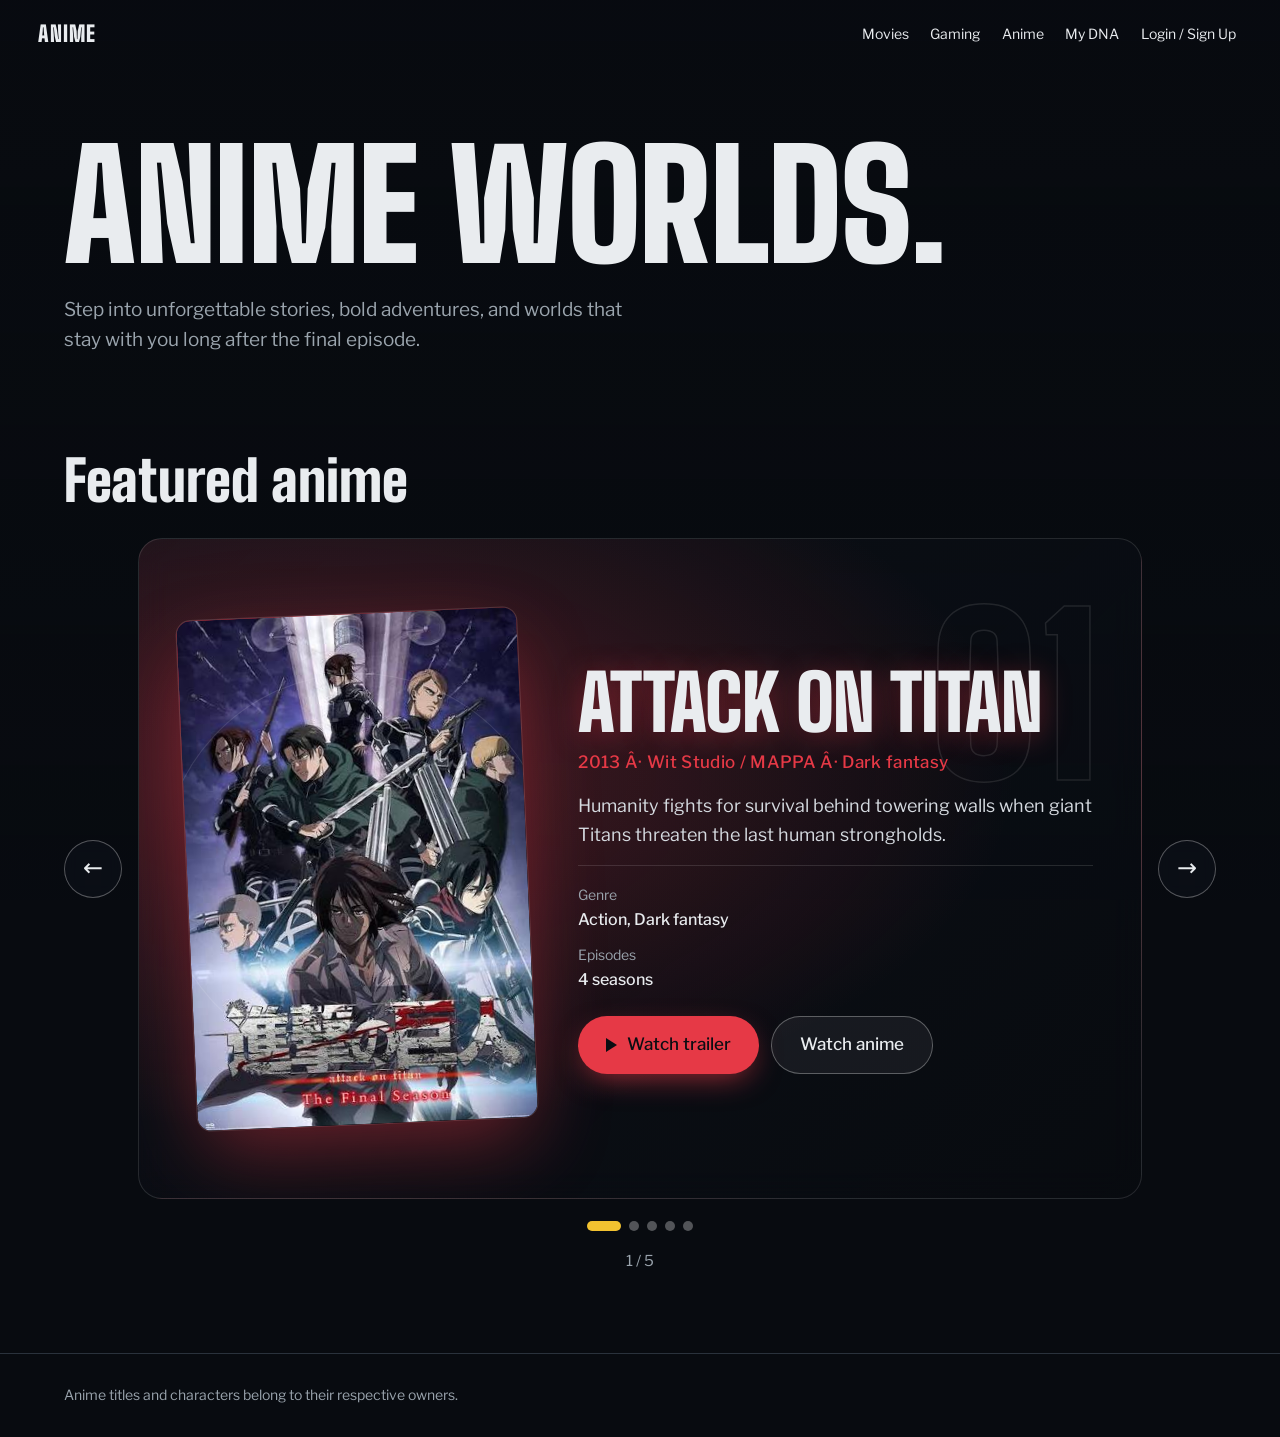
<file: movie/Anime.html>
﻿<!DOCTYPE html>
<html lang="en">
<head>
<meta charset="utf-8">
<meta name="viewport" content="width=device-width, initial-scale=1, viewport-fit=cover">
<title>Anime</title>
<link rel="stylesheet" href="https://fonts.googleapis.com/css2?family=Big+Shoulders+Display:wght@700;900&family=Libre+Franklin:wght@400;500&display=swap">
<style>
:root{--bg:#080b10;--ink:#e9ecef;--mute:#9aa4ad;--sig:#f2c230;--line:#2a323c;box-sizing:border-box;padding-top:env(safe-area-inset-top,0px);padding-bottom:env(safe-area-inset-bottom,0px)}html{scroll-padding-top:env(safe-area-inset-top,0px);scroll-behavior:smooth}*{box-sizing:border-box}body{margin:0;background:var(--bg);color:var(--ink);font:400 17px/1.6 "Libre Franklin",system-ui,sans-serif}#bg{position:fixed;inset:0;width:100%;height:100%;object-fit:cover;z-index:-2}.veil{position:fixed;inset:0;z-index:-1;background:linear-gradient(180deg,rgba(8,11,16,.55),rgba(8,11,16,.82) 70%,rgba(8,11,16,.94))}header{display:flex;justify-content:space-between;align-items:center;flex-wrap:wrap;gap:10px;padding:20px clamp(20px,5vw,64px)}header b{font:900 22px "Big Shoulders Display",sans-serif;letter-spacing:.04em}nav{display:flex;flex-wrap:wrap;gap:6px 22px}nav a{color:var(--ink);text-decoration:none;font-size:15px}nav a:hover,nav a:focus-visible{color:var(--sig);outline:none}.hero{min-height:40vh;display:flex;flex-direction:column;justify-content:center;padding:30px clamp(20px,5vw,64px)}.hero h1{font:900 clamp(56px,13vw,150px)/.88 "Big Shoulders Display",sans-serif;margin:0;letter-spacing:-.01em;text-transform:uppercase;animation:rise 1.2s cubic-bezier(.2,.7,.2,1) both}.hero p{max-width:46ch;color:var(--mute);font-size:19px;margin:24px 0 0;animation:rise 1.2s .25s cubic-bezier(.2,.7,.2,1) both}@keyframes rise{from{opacity:0;transform:translateY(30px)}to{opacity:1;transform:none}}main{padding:20px clamp(20px,5vw,64px) 80px;min-height:calc(60vh - 100px);display:flex;flex-direction:column;justify-content:center}h2{font:900 clamp(34px,5vw,56px) "Big Shoulders Display",sans-serif;margin:0 0 24px}.car{display:grid;grid-template-columns:auto minmax(0,1fr) auto;gap:16px;align-items:center}.track{display:flex;overflow-x:auto;scroll-snap-type:x mandatory;scrollbar-width:none;gap:24px;outline:none}.track::-webkit-scrollbar{display:none}.track:focus-visible{outline:2px solid var(--sig);outline-offset:6px}.slide{--a:#f2c230;position:relative;overflow:hidden;flex:0 0 100%;scroll-snap-align:start;display:grid;grid-template-columns:minmax(220px,340px) 1fr;gap:clamp(20px,4vw,56px);align-items:center;border-radius:24px;border:1px solid rgba(255,255,255,.12);background:radial-gradient(ellipse at 18% 35%,color-mix(in srgb,var(--a) 30%,transparent),transparent 60%),linear-gradient(135deg,rgba(14,18,26,.78),rgba(8,11,16,.7));backdrop-filter:blur(16px);padding:clamp(20px,4vw,48px);opacity:.35;transform:scale(.96);transition:opacity .5s,transform .5s}.slide.on{opacity:1;transform:none}.art{aspect-ratio:2/3;display:grid;place-items:center;position:relative;overflow:hidden;border-radius:14px;background:linear-gradient(145deg,var(--a),#080b10 75%);box-shadow:0 30px 80px -10px color-mix(in srgb,var(--a) 45%,transparent),0 0 0 1px rgba(255,255,255,.15);transform:rotate(-2.5deg);transition:transform .5s}.slide.on:hover .art{transform:rotate(0) scale(1.02)}.art::before,.art::after{content:"";position:absolute;border:1px solid rgba(255,255,255,.22);border-radius:50%;width:75%;aspect-ratio:1}.art::after{width:115%;border-color:rgba(255,255,255,.11)}.art span{position:relative;z-index:1;font:900 clamp(25px,4vw,44px)/.95 "Big Shoulders Display",sans-serif;text-align:center;text-transform:uppercase;text-shadow:0 4px 20px #000;max-width:90%;padding:12px}.info{position:relative;z-index:1}.info::before{content:attr(data-index);position:absolute;right:-6px;top:-.35em;z-index:-1;font:900 clamp(100px,17vw,240px)/1 "Big Shoulders Display",sans-serif;color:transparent;-webkit-text-stroke:1.5px rgba(255,255,255,.1);pointer-events:none}.info h3{font:900 clamp(40px,6vw,84px)/1 "Big Shoulders Display",sans-serif;margin:0 0 8px;text-transform:uppercase;letter-spacing:-.01em;text-shadow:0 4px 30px color-mix(in srgb,var(--a) 40%,transparent)}.info .meta{color:var(--a);font-weight:500;letter-spacing:.02em}.info p{color:#d5dae0;font-size:18px;max-width:56ch;margin:16px 0}.info dl{display:grid;gap:12px;margin:0 0 24px;padding-top:18px;border-top:1px solid rgba(255,255,255,.12)}.info dt{color:var(--mute);font-size:14px}.info dd{margin:0;font-size:16px;font-weight:500}.acts{display:flex;gap:12px;flex-wrap:wrap}.btn{border-radius:999px;background:var(--a);color:#0b0d12;padding:14px 28px;font-weight:500;display:inline-flex;align-items:center;gap:10px;box-shadow:0 10px 30px -8px color-mix(in srgb,var(--a) 70%,transparent);transition:transform .2s;text-decoration:none}.btn::before{content:"";border-left:11px solid currentColor;border-top:7px solid transparent;border-bottom:7px solid transparent}.btn:hover{transform:translateY(-2px)}.btn.ghost{background:rgba(255,255,255,.06);color:var(--ink);border:1px solid rgba(255,255,255,.3);box-shadow:none}.btn.ghost::before{display:none}.btn.ghost:hover{background:rgba(255,255,255,.14);border-color:#fff}.nb{all:unset;cursor:pointer;border-radius:50%;width:56px;height:56px;border:1px solid rgba(255,255,255,.3);display:grid;place-items:center;font-size:24px;background:rgba(14,18,26,.6);backdrop-filter:blur(8px);transition:background .2s,transform .2s}.nb:hover{background:var(--sig);color:#0b0d12;border-color:var(--sig);transform:scale(1.08)}.nb:focus-visible,.btn:focus-visible,.dots button:focus-visible{outline:2px solid #fff;outline-offset:3px}.dots{display:flex;justify-content:center;gap:8px;margin-top:22px}.dots button{all:unset;cursor:pointer;width:10px;height:10px;border-radius:999px;background:rgba(255,255,255,.3);transition:width .3s,background .3s}.dots button.on{width:34px;background:var(--sig)}.cnt{text-align:center;color:var(--mute);font-size:15px;margin-top:18px}footer{padding:30px clamp(20px,5vw,64px);color:var(--mute);font-size:14px;border-top:1px solid var(--line)}@media(max-width:700px){.slide{grid-template-columns:1fr}.art{max-width:260px;width:100%;margin:0 auto}.car{display:block;position:relative}.nb{position:absolute;top:135px;z-index:2;width:42px;height:42px;font-size:20px}.prev{left:6px}.next{right:6px}.hero{min-height:34vh}.info::before{top:-.1em}}@media(prefers-reduced-motion:reduce){*{animation:none!important;transition:none!important}html{scroll-behavior:auto}}
header{position:sticky;top:0;z-index:10;background:transparent;backdrop-filter:none}header{display:flex!important;flex-wrap:nowrap!important;justify-content:space-between;align-items:center;gap:16px;min-width:0}header>b{flex:0 0 auto;white-space:nowrap;font-size:22px!important}nav{display:flex!important;flex:0 1 auto;flex-wrap:nowrap!important;justify-content:flex-end;align-items:center;gap:8px!important;width:auto!important;min-width:0;overflow-x:auto;scrollbar-width:none}nav::-webkit-scrollbar{display:none}nav a{flex:0 0 auto!important;min-width:0!important;margin:0!important;padding:4px 6px!important;text-align:center!important;font-size:14px!important;line-height:1.4!important;white-space:nowrap!important}@media(max-width:760px){header{flex-direction:row!important;align-items:center!important}}</style>
<link rel="stylesheet" href="images.css"><link rel="stylesheet" href="navbar.css"></head>
<body>
<video id="bg" autoplay muted loop playsinline src="images/ANDRESSAN956_ssspin.io_1791721632.mp4"></video><div class="veil"></div>
<header><b>ANIME</b><nav aria-label="Main navigation"><a href="Movies (1).html">Movies</a><a href="Gaming.html">Gaming</a><a href="Anime.html">Anime</a><a href="My DNA.html">My DNA</a><a href="Login.html">Login / Sign Up</a></nav></header>
<section class="hero"><h1>Anime worlds.</h1><p>Step into unforgettable stories, bold adventures, and worlds that stay with you long after the final episode.</p></section>
<main id="anime"><h2>Featured anime</h2><div class="car"><button class="nb prev" id="prev" aria-label="Previous anime">&#8592;</button><div class="track" id="track" tabindex="0" aria-label="Featured anime carousel">
<article class="slide on" style="--a:#e63946" aria-roledescription="slide" aria-label="1 of 5"><div class="art"><span>Attack on<br>Titan</span></div><div class="info" data-index="01"><h3>Attack on Titan</h3><div class="meta">2013 Â· Wit Studio / MAPPA Â· Dark fantasy</div><p>Humanity fights for survival behind towering walls when giant Titans threaten the last human strongholds.</p><dl><div><dt>Genre</dt><dd>Action, Dark fantasy</dd></div><div><dt>Episodes</dt><dd>4 seasons</dd></div></dl><div class="acts"><a class="btn" target="_blank" rel="noopener" href="https://www.youtube.com/results?search_query=Attack+on+Titan+official+trailer">Watch trailer</a><a class="btn ghost" target="_blank" rel="noopener" href="https://www.crunchyroll.com/series/GR751KNZY/attack-on-titan">Watch anime</a></div></div></article>
<article class="slide" style="--a:#f0a52b" aria-roledescription="slide" aria-label="2 of 5"><div class="art"><span>One<br>Piece</span></div><div class="info" data-index="02"><h3>One Piece</h3><div class="meta">1999 Â· Toei Animation Â· Adventure</div><p>Monkey D. Luffy and his crew sail the Grand Line in search of the legendary treasure known as One Piece.</p><dl><div><dt>Genre</dt><dd>Adventure, Comedy</dd></div><div><dt>Episodes</dt><dd>Ongoing series</dd></div></dl><div class="acts"><a class="btn" target="_blank" rel="noopener" href="https://www.youtube.com/results?search_query=One+Piece+official+trailer">Watch trailer</a><a class="btn ghost" target="_blank" rel="noopener" href="https://www.crunchyroll.com/series/GRMG8ZQZR/one-piece">Watch anime</a></div></div></article>
<article class="slide" style="--a:#4c83d8" aria-roledescription="slide" aria-label="3 of 5"><div class="art"><span>Demon<br>Slayer</span></div><div class="info" data-index="03"><h3>Demon Slayer</h3><div class="meta">2019 Â· Ufotable Â· Action fantasy</div><p>Tanjiro joins the Demon Slayer Corps and searches for a way to turn his sister back into a human.</p><dl><div><dt>Genre</dt><dd>Action, Supernatural</dd></div><div><dt>Episodes</dt><dd>Multiple seasons</dd></div></dl><div class="acts"><a class="btn" target="_blank" rel="noopener" href="https://www.youtube.com/results?search_query=Demon+Slayer+official+trailer">Watch trailer</a><a class="btn ghost" target="_blank" rel="noopener" href="https://www.crunchyroll.com/series/GY5P48XEY/demon-slayer-kimetsu-no-yaiba">Watch anime</a></div></div></article>
<article class="slide" style="--a:#a46bd4" aria-roledescription="slide" aria-label="4 of 5"><div class="art"><span>Jujutsu<br>Kaisen</span></div><div class="info" data-index="04"><h3>Jujutsu Kaisen</h3><div class="meta">2020 Â· MAPPA Â· Supernatural action</div><p>Yuji Itadori enters a hidden world of sorcerers and curses after swallowing a powerful cursed object.</p><dl><div><dt>Genre</dt><dd>Action, Supernatural</dd></div><div><dt>Episodes</dt><dd>Multiple seasons</dd></div></dl><div class="acts"><a class="btn" target="_blank" rel="noopener" href="https://www.youtube.com/results?search_query=Jujutsu+Kaisen+official+trailer">Watch trailer</a><a class="btn ghost" target="_blank" rel="noopener" href="https://www.crunchyroll.com/series/GRDV0019R/jujutsu-kaisen">Watch anime</a></div></div></article>
<article class="slide" style="--a:#49a58c" aria-roledescription="slide" aria-label="5 of 5"><div class="art"><span>Fullmetal<br>Alchemist</span></div><div class="info" data-index="05"><h3>Fullmetal Alchemist: Brotherhood</h3><div class="meta">2009 Â· Bones Â· Fantasy adventure</div><p>Brothers Edward and Alphonse Elric search for the Philosopher's Stone after alchemy costs them dearly.</p><dl><div><dt>Genre</dt><dd>Adventure, Fantasy</dd></div><div><dt>Episodes</dt><dd>64 episodes</dd></div></dl><div class="acts"><a class="btn" target="_blank" rel="noopener" href="https://www.youtube.com/results?search_query=Fullmetal+Alchemist+Brotherhood+official+trailer">Watch trailer</a><a class="btn ghost" target="_blank" rel="noopener" href="https://www.crunchyroll.com/series/GRGGPG93R/fullmetal-alchemist-brotherhood">Watch anime</a></div></div></article>
</div><button class="nb next" id="next" aria-label="Next anime">&#8594;</button></div><div class="dots" id="dots"></div><div class="cnt" id="count" aria-live="polite">1 / 5</div></main>
<footer>Anime titles and characters belong to their respective owners.</footer>
<script>
var N=5,t=document.getElementById('track'),pv=document.getElementById('prev'),nx=document.getElementById('next'),ct=document.getElementById('count'),dt=document.getElementById('dots'),sl=t.children,ds=[];
for(var k=0;k<N;k++)(function(k){var b=document.createElement('button');b.setAttribute('aria-label','Go to anime '+(k+1));b.onclick=function(){to(k)};dt.appendChild(b);ds.push(b)})(k);
function idx(){return Math.round(t.scrollLeft/(t.clientWidth+24))}function to(i){t.scrollTo({left:i*(t.clientWidth+24),behavior:'smooth'})}function upd(){var i=idx();ct.textContent=(i+1)+' / '+N;for(var k=0;k<N;k++){sl[k].classList.toggle('on',k==i);ds[k].classList.toggle('on',k==i)}}function go(d){to((idx()+d+N)%N)}
pv.onclick=function(){go(-1)};nx.onclick=function(){go(1)};t.addEventListener('scroll',upd);t.addEventListener('keydown',function(e){if(e.key==='ArrowRight'){go(1);e.preventDefault()}if(e.key==='ArrowLeft'){go(-1);e.preventDefault()}});window.addEventListener('resize',function(){to(idx())});upd();
</script>
<script src="images.js"></script><script src="account-nav.js"></script></body>
</html>
</file>
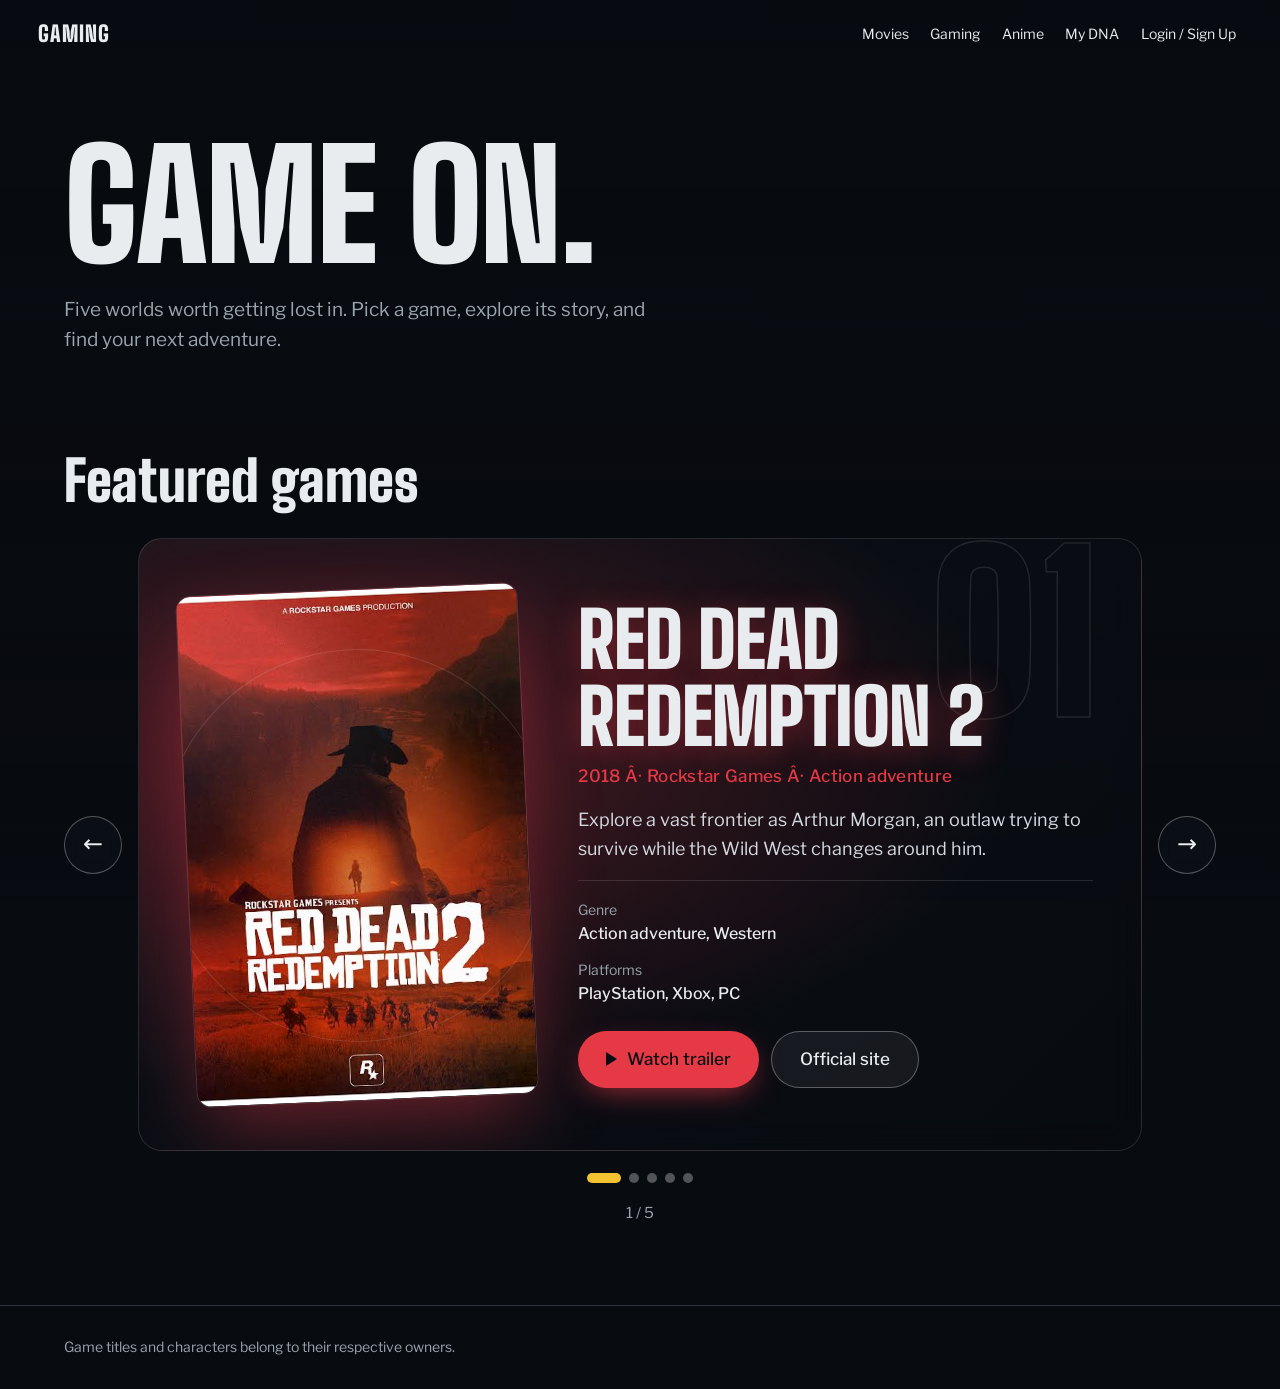
<file: movie/Gaming.html>
﻿<!DOCTYPE html>
<html lang="en">
<head>
<meta charset="utf-8">
<meta name="viewport" content="width=device-width, initial-scale=1, viewport-fit=cover">
<title>Gaming</title>
<link rel="stylesheet" href="https://fonts.googleapis.com/css2?family=Big+Shoulders+Display:wght@700;900&family=Libre+Franklin:wght@400;500&display=swap">
<style>
:root{--bg:#080b10;--ink:#e9ecef;--mute:#9aa4ad;--sig:#f2c230;--line:#2a323c;box-sizing:border-box;padding-top:env(safe-area-inset-top,0px);padding-bottom:env(safe-area-inset-bottom,0px)}
html{scroll-padding-top:env(safe-area-inset-top,0px);scroll-behavior:smooth}*{box-sizing:border-box}
body{margin:0;background:var(--bg);color:var(--ink);font:400 17px/1.6 "Libre Franklin",system-ui,sans-serif}
#bg{position:fixed;inset:0;width:100%;height:100%;object-fit:cover;z-index:-2}.veil{position:fixed;inset:0;z-index:-1;background:linear-gradient(180deg,rgba(8,11,16,.55),rgba(8,11,16,.82) 70%,rgba(8,11,16,.94))}
header{display:flex;justify-content:space-between;align-items:center;flex-wrap:wrap;gap:10px;padding:20px clamp(20px,5vw,64px)}header b{font:900 22px "Big Shoulders Display",sans-serif;letter-spacing:.04em}
nav{display:flex;flex-wrap:wrap;gap:6px 22px}nav a{color:var(--ink);text-decoration:none;font-size:15px}nav a:hover,nav a:focus-visible{color:var(--sig);outline:none}
.hero{min-height:40vh;display:flex;flex-direction:column;justify-content:center;padding:30px clamp(20px,5vw,64px)}.hero h1{font:900 clamp(56px,13vw,150px)/.88 "Big Shoulders Display",sans-serif;margin:0;letter-spacing:-.01em;text-transform:uppercase;animation:rise 1.2s cubic-bezier(.2,.7,.2,1) both}.hero p{max-width:46ch;color:var(--mute);font-size:19px;margin:24px 0 0;animation:rise 1.2s .25s cubic-bezier(.2,.7,.2,1) both}
@keyframes rise{from{opacity:0;transform:translateY(30px)}to{opacity:1;transform:none}}
main{padding:20px clamp(20px,5vw,64px) 80px;min-height:calc(60vh - 100px);display:flex;flex-direction:column;justify-content:center}h2{font:900 clamp(34px,5vw,56px) "Big Shoulders Display",sans-serif;margin:0 0 24px}
.car{display:grid;grid-template-columns:auto minmax(0,1fr) auto;gap:16px;align-items:center}.track{display:flex;overflow-x:auto;scroll-snap-type:x mandatory;scrollbar-width:none;gap:24px;outline:none}.track::-webkit-scrollbar{display:none}.track:focus-visible{outline:2px solid var(--sig);outline-offset:6px}
.slide{--a:#f2c230;position:relative;overflow:hidden;flex:0 0 100%;scroll-snap-align:start;display:grid;grid-template-columns:minmax(220px,340px) 1fr;gap:clamp(20px,4vw,56px);align-items:center;border-radius:24px;border:1px solid rgba(255,255,255,.12);background:radial-gradient(ellipse at 18% 35%,color-mix(in srgb,var(--a) 30%,transparent),transparent 60%),linear-gradient(135deg,rgba(14,18,26,.78),rgba(8,11,16,.7));backdrop-filter:blur(16px);padding:clamp(20px,4vw,48px);opacity:.35;transform:scale(.96);transition:opacity .5s,transform .5s}.slide.on{opacity:1;transform:none}
.art{aspect-ratio:2/3;display:grid;place-items:center;position:relative;overflow:hidden;border-radius:14px;background:linear-gradient(145deg,var(--a),#080b10 75%);box-shadow:0 30px 80px -10px color-mix(in srgb,var(--a) 45%,transparent),0 0 0 1px rgba(255,255,255,.15);transform:rotate(-2.5deg);transition:transform .5s}.slide.on:hover .art{transform:rotate(0) scale(1.02)}.art::before,.art::after{content:"";position:absolute;border:1px solid rgba(255,255,255,.22);border-radius:50%;width:75%;aspect-ratio:1}.art::after{width:115%;border-color:rgba(255,255,255,.11)}.art span{position:relative;z-index:1;font:900 clamp(25px,4vw,44px)/.95 "Big Shoulders Display",sans-serif;text-align:center;text-transform:uppercase;text-shadow:0 4px 20px #000;max-width:90%;padding:12px}
.info{position:relative;z-index:1}.info::before{content:attr(data-index);position:absolute;right:-6px;top:-.35em;z-index:-1;font:900 clamp(100px,17vw,240px)/1 "Big Shoulders Display",sans-serif;color:transparent;-webkit-text-stroke:1.5px rgba(255,255,255,.1);pointer-events:none}.info h3{font:900 clamp(40px,6vw,84px)/1 "Big Shoulders Display",sans-serif;margin:0 0 8px;text-transform:uppercase;letter-spacing:-.01em;text-shadow:0 4px 30px color-mix(in srgb,var(--a) 40%,transparent)}.info .meta{color:var(--a);font-weight:500;letter-spacing:.02em}.info p{color:#d5dae0;font-size:18px;max-width:56ch;margin:16px 0}.info dl{display:grid;gap:12px;margin:0 0 24px;padding-top:18px;border-top:1px solid rgba(255,255,255,.12)}.info dt{color:var(--mute);font-size:14px}.info dd{margin:0;font-size:16px;font-weight:500}
.acts{display:flex;gap:12px;flex-wrap:wrap}.btn{border-radius:999px;background:var(--a);color:#0b0d12;padding:14px 28px;font-weight:500;display:inline-flex;align-items:center;gap:10px;box-shadow:0 10px 30px -8px color-mix(in srgb,var(--a) 70%,transparent);transition:transform .2s;text-decoration:none}.btn::before{content:"";border-left:11px solid currentColor;border-top:7px solid transparent;border-bottom:7px solid transparent}.btn:hover{transform:translateY(-2px)}.btn.ghost{background:rgba(255,255,255,.06);color:var(--ink);border:1px solid rgba(255,255,255,.3);box-shadow:none}.btn.ghost::before{display:none}.btn.ghost:hover{background:rgba(255,255,255,.14);border-color:#fff}
.nb{all:unset;cursor:pointer;border-radius:50%;width:56px;height:56px;border:1px solid rgba(255,255,255,.3);display:grid;place-items:center;font-size:24px;background:rgba(14,18,26,.6);backdrop-filter:blur(8px);transition:background .2s,transform .2s}.nb:hover{background:var(--sig);color:#0b0d12;border-color:var(--sig);transform:scale(1.08)}.nb:focus-visible,.btn:focus-visible,.dots button:focus-visible{outline:2px solid #fff;outline-offset:3px}.dots{display:flex;justify-content:center;gap:8px;margin-top:22px}.dots button{all:unset;cursor:pointer;width:10px;height:10px;border-radius:999px;background:rgba(255,255,255,.3);transition:width .3s,background .3s}.dots button.on{width:34px;background:var(--sig)}.cnt{text-align:center;color:var(--mute);font-size:15px;margin-top:18px}footer{padding:30px clamp(20px,5vw,64px);color:var(--mute);font-size:14px;border-top:1px solid var(--line)}
@media(max-width:700px){.slide{grid-template-columns:1fr}.art{max-width:260px;width:100%;margin:0 auto}.car{display:block;position:relative}.nb{position:absolute;top:135px;z-index:2;width:42px;height:42px;font-size:20px}.prev{left:6px}.next{right:6px}.hero{min-height:34vh}.info::before{top:-.1em}}
@media(prefers-reduced-motion:reduce){*{animation:none!important;transition:none!important}html{scroll-behavior:auto}}
header{position:sticky;top:0;z-index:10;background:transparent;backdrop-filter:none}nav{display:flex;justify-content:flex-end;gap:6px 12px;width:min(450px,75vw)}nav a{margin:0!important;min-width:84px;text-align:center}@media(max-width:600px){nav{width:auto;gap:4px}nav a{min-width:0;padding:4px}}header{display:flex!important;flex-wrap:nowrap!important;justify-content:space-between;align-items:center;gap:16px;min-width:0}header>b{flex:0 0 auto;white-space:nowrap;font-size:22px!important}nav{display:flex!important;flex:0 1 auto;flex-wrap:nowrap!important;justify-content:flex-end;align-items:center;gap:8px!important;width:auto!important;min-width:0;overflow-x:auto;scrollbar-width:none}nav::-webkit-scrollbar{display:none}nav a{flex:0 0 auto!important;min-width:0!important;margin:0!important;padding:4px 6px!important;text-align:center!important;font-size:14px!important;line-height:1.4!important;white-space:nowrap!important}@media(max-width:760px){header{flex-direction:row!important;align-items:center!important}}</style>
<link rel="stylesheet" href="images.css"><link rel="stylesheet" href="navbar.css"></head>
<body>
<video id="bg" autoplay muted loop playsinline src="images/ANDRESSAN956_ssspin.io_1791721632.mp4"></video><div class="veil"></div>
<header><b>GAMING</b><nav aria-label="Main navigation"><a href="Movies (1).html">Movies</a><a href="Gaming.html">Gaming</a><a href="Anime.html">Anime</a><a href="My DNA.html">My DNA</a><a href="Login.html">Login / Sign Up</a></nav></header>
<section class="hero"><h1>Game on.</h1><p>Five worlds worth getting lost in. Pick a game, explore its story, and find your next adventure.</p></section>
<main id="games"><h2>Featured games</h2><div class="car"><button class="nb prev" id="prev" aria-label="Previous game">&#8592;</button><div class="track" id="track" tabindex="0" aria-label="Featured games carousel">
<article class="slide on" style="--a:#e63946" aria-roledescription="slide" aria-label="1 of 5"><div class="art"><span>Red Dead<br>Redemption 2</span></div><div class="info" data-index="01"><h3>Red Dead Redemption 2</h3><div class="meta">2018 Â· Rockstar Games Â· Action adventure</div><p>Explore a vast frontier as Arthur Morgan, an outlaw trying to survive while the Wild West changes around him.</p><dl><div><dt>Genre</dt><dd>Action adventure, Western</dd></div><div><dt>Platforms</dt><dd>PlayStation, Xbox, PC</dd></div></dl><div class="acts"><a class="btn" target="_blank" rel="noopener" href="https://www.youtube.com/results?search_query=Red+Dead+Redemption+2+official+trailer">Watch trailer</a><a class="btn ghost" target="_blank" rel="noopener" href="https://www.rockstargames.com/reddeadredemption2">Official site</a></div></div></article>
<article class="slide" style="--a:#5c7cfa" aria-roledescription="slide" aria-label="2 of 5"><div class="art"><span>The<br>Witcher 3</span></div><div class="info" data-index="02"><h3>The Witcher 3: Wild Hunt</h3><div class="meta">2015 Â· CD Projekt Red Â· Role-playing</div><p>Track down Ciri across a richly detailed fantasy world filled with monsters, difficult choices, and unforgettable characters.</p><dl><div><dt>Genre</dt><dd>Fantasy, Open-world RPG</dd></div><div><dt>Platforms</dt><dd>PlayStation, Xbox, Switch, PC</dd></div></dl><div class="acts"><a class="btn" target="_blank" rel="noopener" href="https://www.youtube.com/results?search_query=The+Witcher+3+official+trailer">Watch trailer</a><a class="btn ghost" target="_blank" rel="noopener" href="https://www.thewitcher.com/us/en/witcher3">Official site</a></div></div></article>
<article class="slide" style="--a:#e34b32" aria-roledescription="slide" aria-label="3 of 5"><div class="art"><span>Elden<br>Ring</span></div><div class="info" data-index="03"><h3>Elden Ring</h3><div class="meta">2022 Â· FromSoftware Â· Action RPG</div><p>Become a Tarnished and uncover the mysteries of the Lands Between in a challenging open-world fantasy adventure.</p><dl><div><dt>Genre</dt><dd>Action RPG, Dark fantasy</dd></div><div><dt>Platforms</dt><dd>PlayStation, Xbox, PC</dd></div></dl><div class="acts"><a class="btn" target="_blank" rel="noopener" href="https://www.youtube.com/results?search_query=Elden+Ring+official+trailer">Watch trailer</a><a class="btn ghost" target="_blank" rel="noopener" href="https://www.bandainamcoent.com/games/elden-ring">Official site</a></div></div></article>
<article class="slide" style="--a:#f7a928" aria-roledescription="slide" aria-label="4 of 5"><div class="art"><span>Minecraft</span></div><div class="info" data-index="04"><h3>Minecraft</h3><div class="meta">2011 Â· Mojang Studios Â· Sandbox</div><p>Build anything you can imagine, gather resources, and set off on your own adventure in a world made of blocks.</p><dl><div><dt>Genre</dt><dd>Sandbox, Survival</dd></div><div><dt>Platforms</dt><dd>Console, mobile, PC</dd></div></dl><div class="acts"><a class="btn" target="_blank" rel="noopener" href="https://www.youtube.com/results?search_query=Minecraft+official+trailer">Watch trailer</a><a class="btn ghost" target="_blank" rel="noopener" href="https://www.minecraft.net/">Official site</a></div></div></article>
<article class="slide" style="--a:#00a8a8" aria-roledescription="slide" aria-label="5 of 5"><div class="art"><span>Cyberpunk<br>2077</span></div><div class="info" data-index="05"><h3>Cyberpunk 2077</h3><div class="meta">2020 Â· CD Projekt Red Â· Action RPG</div><p>Make your name in Night City as V, a mercenary chasing an implant that holds the key to immortality.</p><dl><div><dt>Genre</dt><dd>Science fiction, Open-world RPG</dd></div><div><dt>Platforms</dt><dd>PlayStation, Xbox, PC</dd></div></dl><div class="acts"><a class="btn" target="_blank" rel="noopener" href="https://www.youtube.com/results?search_query=Cyberpunk+2077+official+trailer">Watch trailer</a><a class="btn ghost" target="_blank" rel="noopener" href="https://www.cyberpunk.net/">Official site</a></div></div></article>
</div><button class="nb next" id="next" aria-label="Next game">&#8594;</button></div><div class="dots" id="dots"></div><div class="cnt" id="count" aria-live="polite">1 / 5</div></main>
<footer>Game titles and characters belong to their respective owners.</footer>
<script>
var N=5,t=document.getElementById('track'),pv=document.getElementById('prev'),nx=document.getElementById('next'),ct=document.getElementById('count'),dt=document.getElementById('dots'),sl=t.children,ds=[];
for(var k=0;k<N;k++)(function(k){var b=document.createElement('button');b.setAttribute('aria-label','Go to game '+(k+1));b.onclick=function(){to(k)};dt.appendChild(b);ds.push(b)})(k);
function idx(){return Math.round(t.scrollLeft/(t.clientWidth+24))}function to(i){t.scrollTo({left:i*(t.clientWidth+24),behavior:'smooth'})}function upd(){var i=idx();ct.textContent=(i+1)+' / '+N;for(var k=0;k<N;k++){sl[k].classList.toggle('on',k==i);ds[k].classList.toggle('on',k==i)}}function go(d){to((idx()+d+N)%N)}
pv.onclick=function(){go(-1)};nx.onclick=function(){go(1)};t.addEventListener('scroll',upd);t.addEventListener('keydown',function(e){if(e.key==='ArrowRight'){go(1);e.preventDefault()}if(e.key==='ArrowLeft'){go(-1);e.preventDefault()}});window.addEventListener('resize',function(){to(idx())});upd();
</script>
<script src="images.js"></script><script src="account-nav.js"></script></body>
</html>
</file>
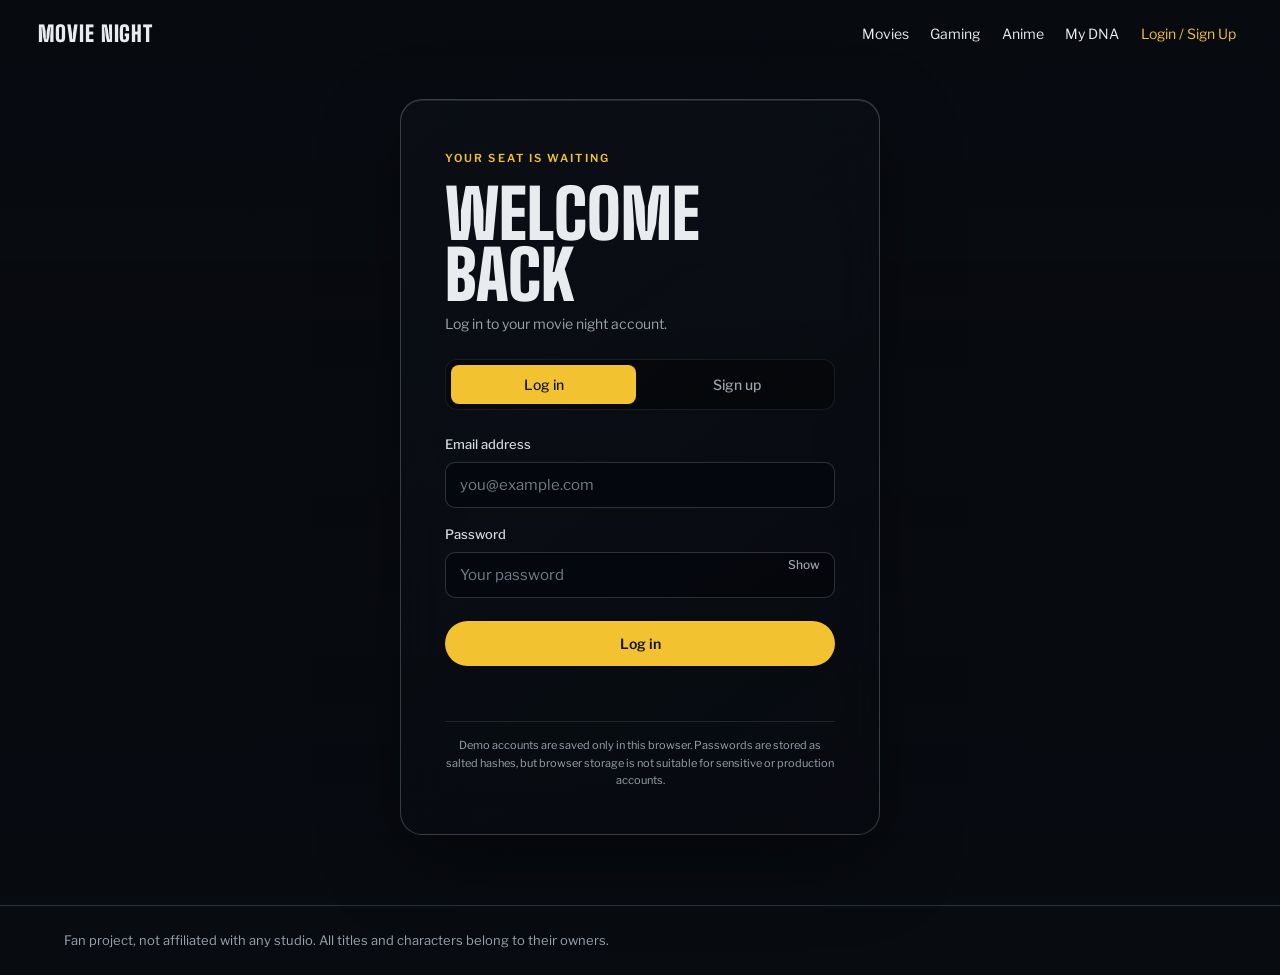
<file: movie/Login.html>
﻿<!DOCTYPE html>
<html lang="en">
<head>
<meta charset="utf-8">
<meta name="viewport" content="width=device-width, initial-scale=1, viewport-fit=cover">
<meta name="theme-color" content="#080b10">
<title>Login / Sign Up</title>
<link rel="stylesheet" href="https://fonts.googleapis.com/css2?family=Big+Shoulders+Display:wght@700;900&family=Libre+Franklin:wght@400;500;600&display=swap">
<style>
:root{--bg:#080b10;--ink:#e9ecef;--mute:#9aa4ad;--sig:#f2c230;--line:#2a323c;box-sizing:border-box;padding-top:env(safe-area-inset-top,0px);padding-bottom:env(safe-area-inset-bottom,0px)}
*{box-sizing:border-box}
html{scroll-behavior:smooth}
body{margin:0;min-height:100vh;background:var(--bg);color:var(--ink);font:400 16px/1.6 "Libre Franklin",system-ui,sans-serif}
#bg{position:fixed;inset:0;width:100%;height:100%;object-fit:cover;z-index:-2}
.veil{position:fixed;inset:0;z-index:-1;background:linear-gradient(180deg,rgba(8,11,16,.63),rgba(8,11,16,.83) 58%,rgba(8,11,16,.97))}
header{display:flex;justify-content:space-between;align-items:center;gap:18px;padding:20px clamp(20px,5vw,64px)}
header b{font:900 22px "Big Shoulders Display",sans-serif;letter-spacing:.04em}
nav{display:flex;flex-wrap:nowrap;align-items:center;justify-content:flex-end;gap:clamp(8px,1.2vw,16px);min-width:0}
nav a{flex:0 0 auto;color:var(--ink);text-decoration:none;font-size:clamp(11px,.95vw,14px);white-space:nowrap}
nav a:hover,nav a:focus-visible,nav a[aria-current=page]{color:var(--sig);outline:none}
main{min-height:calc(100vh - 150px);display:grid;place-items:center;padding:32px 20px 70px}
.account{width:min(100%,480px);padding:clamp(24px,6vw,44px);border:1px solid rgba(255,255,255,.2);border-radius:22px;background:linear-gradient(145deg,rgba(14,18,26,.56),rgba(8,11,16,.4));box-shadow:0 28px 80px rgba(0,0,0,.34),inset 0 1px 0 rgba(255,255,255,.1);backdrop-filter:blur(24px);-webkit-backdrop-filter:blur(24px)}
.eyebrow{color:var(--sig);font-size:11px;font-weight:600;letter-spacing:.19em;text-transform:uppercase}
h1{font:900 clamp(48px,10vw,68px)/.9 "Big Shoulders Display",sans-serif;text-transform:uppercase;margin:13px 0 8px}
.intro{color:var(--mute);font-size:14px;margin:0 0 24px}
.tabs{display:grid;grid-template-columns:1fr 1fr;gap:8px;padding:5px;margin-bottom:24px;background:rgba(0,0,0,.32);border:1px solid rgba(255,255,255,.08);border-radius:12px}
.tabs button{cursor:pointer;border:0;border-radius:8px;padding:11px;background:transparent;color:var(--mute);font:500 14px "Libre Franklin",sans-serif}
.tabs button[aria-selected=true]{background:var(--sig);color:#101114}
.tabs button:focus-visible,.submit:focus-visible,.password-toggle:focus-visible{outline:2px solid #fff;outline-offset:3px}
form[hidden]{display:none}
label{display:block;margin:0 0 16px;color:#d5dae0;font-size:13px;font-weight:500}
input{display:block;width:100%;margin-top:7px;padding:13px 14px;border:1px solid rgba(255,255,255,.17);border-radius:10px;background:rgba(4,7,12,.7);color:var(--ink);font:400 15px "Libre Franklin",sans-serif}
input::placeholder{color:#717d88}
input:focus{outline:2px solid var(--sig);outline-offset:1px;border-color:transparent}
.password-wrap{position:relative}
.password-wrap input{padding-right:76px}
.password-toggle{position:absolute;right:9px;top:50%;transform:translateY(-35%);cursor:pointer;border:0;background:transparent;color:var(--mute);font:500 12px "Libre Franklin",sans-serif}
.password-toggle:hover{color:var(--sig)}
.submit{width:100%;cursor:pointer;margin-top:7px;padding:14px 20px;border:0;border-radius:999px;background:var(--sig);color:#111;font:600 14px "Libre Franklin",sans-serif;transition:transform .2s,filter .2s}
.submit:hover{transform:translateY(-2px);filter:brightness(1.06)}
.notice{min-height:23px;margin:15px 0 0;color:var(--mute);font-size:12px;text-align:center}
.notice[role=status]:not(:empty){color:#e4c75f}
.demo-note{border-top:1px solid rgba(255,255,255,.1);padding-top:15px;margin:17px 0 0;color:var(--mute);font-size:11px;text-align:center}
.profile[hidden]{display:none}
.profile-status{margin:0 0 18px;color:var(--sig);font-weight:500}
.profile h2{font:900 28px/1 "Big Shoulders Display",sans-serif;text-transform:uppercase;margin:26px 0 12px}
.profile .signout{display:block;margin:18px auto 0}
footer{padding:24px clamp(20px,5vw,64px);border-top:1px solid var(--line);color:var(--mute);font-size:13px}
@media(max-width:760px){header{align-items:flex-start;flex-direction:column;gap:12px}nav{width:100%;justify-content:flex-start;overflow-x:auto;padding:0 0 5px;scrollbar-width:none}nav::-webkit-scrollbar{display:none}nav a{font-size:13px}}
@media(max-width:600px){.account{border-radius:16px}}
@media(prefers-reduced-motion:reduce){html{scroll-behavior:auto}*,*::before,*::after{transition:none!important}}
header{display:flex!important;flex-wrap:nowrap!important;justify-content:space-between;align-items:center;gap:16px;min-width:0}header>b{flex:0 0 auto;white-space:nowrap;font-size:22px!important}nav{display:flex!important;flex:0 1 auto;flex-wrap:nowrap!important;justify-content:flex-end;align-items:center;gap:8px!important;width:auto!important;min-width:0;overflow-x:auto;scrollbar-width:none}nav::-webkit-scrollbar{display:none}nav a{flex:0 0 auto!important;min-width:0!important;margin:0!important;padding:4px 6px!important;text-align:center!important;font-size:14px!important;line-height:1.4!important;white-space:nowrap!important}@media(max-width:760px){header{flex-direction:row!important;align-items:center!important}}</style>
<link rel="stylesheet" href="navbar.css">
</head>
<body>
<video id="bg" autoplay muted loop playsinline aria-hidden="true">
  <source src="images/ANDRESSAN956_ssspin.io_1791721632.mp4" type="video/mp4">
</video>
<div class="veil"></div>
<header>
  <b>MOVIE NIGHT</b>
  <nav aria-label="Main navigation">
    <a href="Movies (1).html">Movies</a>
    <a href="Gaming.html">Gaming</a>
    <a href="Anime.html">Anime</a>
    <a href="My DNA.html">My DNA</a>
    <a href="Login.html" aria-current="page">Login / Sign Up</a>
  </nav>
</header>
<main>
  <section class="account" aria-labelledby="title">
    <span class="eyebrow">Your seat is waiting</span>
    <h1 id="title">Welcome back</h1>
    <p class="intro" id="intro">Log in to your movie night account.</p>
    <div class="tabs" role="tablist" aria-label="Account options">
      <button type="button" id="login-tab" role="tab" aria-selected="true" aria-controls="login-form">Log in</button>
      <button type="button" id="signup-tab" role="tab" aria-selected="false" aria-controls="signup-form" tabindex="-1">Sign up</button>
    </div>
    <form id="login-form" aria-labelledby="login-tab">
      <label for="login-email">Email address
        <input id="login-email" name="email" type="email" autocomplete="email" placeholder="you@example.com" required>
      </label>
      <label for="login-password">Password
        <span class="password-wrap"><input id="login-password" name="password" type="password" autocomplete="current-password" placeholder="Your password" required><button class="password-toggle" type="button" aria-label="Show password" aria-pressed="false">Show</button></span>
      </label>
      <button class="submit" type="submit">Log in</button>
      <p class="notice" id="login-notice" role="status" aria-live="polite"></p>
    </form>
    <form id="signup-form" aria-labelledby="signup-tab" hidden>
      <label for="signup-name">Your name
        <input id="signup-name" name="name" type="text" autocomplete="name" placeholder="Alex" required>
      </label>
      <label for="signup-email">Email address
        <input id="signup-email" name="email" type="email" autocomplete="email" placeholder="you@example.com" required>
      </label>
      <label for="signup-password">Create password
        <span class="password-wrap"><input id="signup-password" name="password" type="password" autocomplete="new-password" minlength="8" placeholder="At least 8 characters" required><button class="password-toggle" type="button" aria-label="Show password" aria-pressed="false">Show</button></span>
      </label>
      <button class="submit" type="submit">Create account</button>
      <p class="notice" id="signup-notice" role="status" aria-live="polite"></p>
    </form>
    <section class="profile" id="profile" aria-labelledby="profile-title" hidden>
      <p class="profile-status" id="profile-status" role="status" aria-live="polite"></p>
      <h2 id="profile-title">Account settings</h2>
      <form id="name-form">
        <label for="profile-name">Display name
          <input id="profile-name" name="name" type="text" autocomplete="name" required>
        </label>
        <button class="submit" type="submit">Save name</button>
        <p class="notice" id="name-notice" role="status" aria-live="polite"></p>
      </form>
      <h2>Change password</h2>
      <form id="password-form">
        <label for="current-password">Current password
          <input id="current-password" name="currentPassword" type="password" autocomplete="current-password" required>
        </label>
        <label for="new-password">New password
          <input id="new-password" name="newPassword" type="password" autocomplete="new-password" minlength="8" placeholder="At least 8 characters" required>
        </label>
        <button class="submit" type="submit">Update password</button>
        <p class="notice" id="password-notice" role="status" aria-live="polite"></p>
      </form>
      <button class="reset signout" id="signout" type="button">Log out</button>
    </section>
    <p class="demo-note">Demo accounts are saved only in this browser. Passwords are stored as salted hashes, but browser storage is not suitable for sensitive or production accounts.</p>
  </section>
</main>
<footer>Fan project, not affiliated with any studio. All titles and characters belong to their owners.</footer>
<script>
const tabs = [
  { button: document.getElementById("login-tab"), form: document.getElementById("login-form"), title: "Welcome back", intro: "Log in to your movie night account." },
  { button: document.getElementById("signup-tab"), form: document.getElementById("signup-form"), title: "Join the show", intro: "Create an account for your movie night." },
];
const heading = document.getElementById("title");
const intro = document.getElementById("intro");
const profile = document.getElementById("profile");
const profileStatus = document.getElementById("profile-status");
const accountStorageKey = "movieNightAccounts";
const sessionStorageKey = "movieNightSession";
const passwordIterations = 210000;

function setActiveAccount(email) {
  try {
    localStorage.setItem(sessionStorageKey, email);
  } catch {
    throw new Error("Could not save your sign-in state in browser storage.");
  }
  window.dispatchEvent(new Event("movieNightAccountChanged"));
}

function getActiveAccount(accounts) {
  let email;
  try {
    email = localStorage.getItem(sessionStorageKey);
  } catch {
    throw new Error("Browser storage is unavailable. Check this page's storage permissions.");
  }
  return accounts.find((account) => account.email === email);
}

function showProfile(account, message) {
  tabs.forEach((tab) => {
    tab.button.hidden = true;
    tab.form.hidden = true;
  });
  profile.hidden = false;
  document.querySelector(".tabs").hidden = true;
  heading.textContent = `Hi, ${account.name}`;
  intro.textContent = "Manage your movie night account.";
  document.getElementById("profile-name").value = account.name;
  profileStatus.textContent = message;
}

function showAccountForms() {
  profile.hidden = true;
  document.querySelector(".tabs").hidden = false;
  tabs.forEach((tab) => { tab.button.hidden = false; });
  selectTab(tabs[0], false);
}

function readAccounts() {
  let savedAccounts;
  try {
    savedAccounts = localStorage.getItem(accountStorageKey);
  } catch {
    throw new Error("Browser storage is unavailable. Check this page's storage permissions.");
  }
  if (savedAccounts === null) return [];

  let accounts;
  try {
    accounts = JSON.parse(savedAccounts);
  } catch {
    throw new Error("Saved account data could not be read. Clear this page's saved account data and try again.");
  }
  if (!Array.isArray(accounts)) {
    throw new Error("Saved account data is invalid. Clear this page's saved account data and try again.");
  }
  return accounts;
}

function bytesToHex(bytes) {
  return Array.from(bytes, (byte) => byte.toString(16).padStart(2, "0")).join("");
}

function hexToBytes(hex) {
  if (!/^(?:[0-9a-f]{2})+$/i.test(hex)) throw new Error("Saved password data is invalid.");
  return Uint8Array.from(hex.match(/.{2}/g), (byte) => Number.parseInt(byte, 16));
}

async function hashPassword(password, salt) {
  if (!crypto.subtle) throw new Error("Secure password hashing is unavailable in this browser.");
  const key = await crypto.subtle.importKey(
    "raw",
    new TextEncoder().encode(password),
    "PBKDF2",
    false,
    ["deriveBits"],
  );
  const bits = await crypto.subtle.deriveBits(
    { name: "PBKDF2", hash: "SHA-256", salt, iterations: passwordIterations },
    key,
    256,
  );
  return bytesToHex(new Uint8Array(bits));
}

function saveAccounts(accounts) {
  try {
    localStorage.setItem(accountStorageKey, JSON.stringify(accounts));
  } catch {
    throw new Error("Could not save the account. Browser storage may be full or unavailable.");
  }
}

function selectTab(selectedTab, moveFocus) {
  tabs.forEach((tab) => {
    const selected = tab === selectedTab;
    tab.button.setAttribute("aria-selected", String(selected));
    tab.button.tabIndex = selected ? 0 : -1;
    tab.form.hidden = !selected;
    tab.form.querySelector(".notice").textContent = "";
  });
  heading.textContent = selectedTab.title;
  intro.textContent = selectedTab.intro;
  if (moveFocus) selectedTab.button.focus();
}

tabs.forEach((tab, index) => {
  tab.button.addEventListener("click", () => selectTab(tab, false));
  tab.button.addEventListener("keydown", (event) => {
    if (event.key === "ArrowLeft" || event.key === "ArrowRight") {
      event.preventDefault();
      selectTab(tabs[1 - index], true);
    }
  });
  tab.form.addEventListener("submit", async (event) => {
    event.preventDefault();
    const notice = tab.form.querySelector(".notice");
    const submitButton = tab.form.querySelector(".submit");
    submitButton.disabled = true;
    notice.textContent = "";
    try {
      const formData = new FormData(tab.form);
      const email = String(formData.get("email")).trim().toLowerCase();
      const password = String(formData.get("password"));
      const accounts = readAccounts();

      if (tab.form.id === "signup-form") {
        if (accounts.some((account) => account.email === email)) {
          throw new Error("An account with this email already exists. Log in instead.");
        }
        const salt = crypto.getRandomValues(new Uint8Array(16));
        const account = {
          name: String(formData.get("name")).trim(),
          email,
          salt: bytesToHex(salt),
          passwordHash: await hashPassword(password, salt),
        };
        accounts.push(account);
        saveAccounts(accounts);
        setActiveAccount(email);
        tab.form.reset();
        notice.textContent = "Account created! Your account is saved in this browser.";
        heading.textContent = `Hi, ${account.name}`;
        intro.textContent = "Your account is ready. Your name now appears in the navigation.";
        return;
      }

      const account = accounts.find((item) => item.email === email);
      if (!account) throw new Error("No account found for this email. Sign up first.");
      const salt = hexToBytes(account.salt);
      const passwordHash = await hashPassword(password, salt);
      if (passwordHash !== account.passwordHash) throw new Error("Incorrect email or password.");
      setActiveAccount(email);
      tab.form.reset();
      showProfile(account, `Welcome back, ${account.name}.`);
    } catch (error) {
      notice.textContent = error instanceof Error ? error.message : "Could not complete the account request.";
    } finally {
      submitButton.disabled = false;
    }
  });
});

document.getElementById("name-form").addEventListener("submit", (event) => {
  event.preventDefault();
  const notice = document.getElementById("name-notice");
  try {
    const accounts = readAccounts();
    const account = getActiveAccount(accounts);
    if (!account) throw new Error("Your account is not signed in. Log in again.");
    const name = document.getElementById("profile-name").value.trim();
    if (!name) throw new Error("Enter a display name.");
    account.name = name;
    saveAccounts(accounts);
    heading.textContent = `Hi, ${account.name}`;
    profileStatus.textContent = "Your display name has been updated.";
    notice.textContent = "Name saved.";
    window.dispatchEvent(new Event("movieNightAccountChanged"));
  } catch (error) {
    notice.textContent = error instanceof Error ? error.message : "Could not update your name.";
  }
});

document.getElementById("password-form").addEventListener("submit", async (event) => {
  event.preventDefault();
  const form = event.currentTarget;
  const notice = document.getElementById("password-notice");
  const submitButton = form.querySelector(".submit");
  submitButton.disabled = true;
  notice.textContent = "";
  try {
    const accounts = readAccounts();
    const account = getActiveAccount(accounts);
    if (!account) throw new Error("Your account is not signed in. Log in again.");
    const formData = new FormData(form);
    const currentPassword = String(formData.get("currentPassword"));
    const currentHash = await hashPassword(currentPassword, hexToBytes(account.salt));
    if (currentHash !== account.passwordHash) throw new Error("Current password is incorrect.");
    const salt = crypto.getRandomValues(new Uint8Array(16));
    account.salt = bytesToHex(salt);
    account.passwordHash = await hashPassword(String(formData.get("newPassword")), salt);
    saveAccounts(accounts);
    form.reset();
    notice.textContent = "Password updated.";
  } catch (error) {
    notice.textContent = error instanceof Error ? error.message : "Could not update your password.";
  } finally {
    submitButton.disabled = false;
  }
});

document.getElementById("signout").addEventListener("click", () => {
  try {
    localStorage.removeItem(sessionStorageKey);
    window.dispatchEvent(new Event("movieNightAccountChanged"));
    document.getElementById("profile-status").textContent = "";
    document.getElementById("name-notice").textContent = "";
    document.getElementById("password-notice").textContent = "";
    document.querySelector(".tabs").hidden = false;
    showAccountForms();
  } catch {
    profileStatus.textContent = "Could not log out because browser storage is unavailable.";
  }
});

try {
  const activeAccount = getActiveAccount(readAccounts());
  if (window.location.hash === "#account" && activeAccount) {
    showProfile(activeAccount, `Welcome back, ${activeAccount.name}.`);
  }
} catch (error) {
  document.getElementById("login-notice").textContent = error instanceof Error
    ? error.message
    : "Could not load the account.";
}

document.querySelectorAll(".password-toggle").forEach((button) => {
  button.addEventListener("click", () => {
    const input = button.parentElement.querySelector("input");
    const showing = input.type === "password";
    input.type = showing ? "text" : "password";
    button.textContent = showing ? "Hide" : "Show";
    button.setAttribute("aria-label", `${showing ? "Hide" : "Show"} password`);
    button.setAttribute("aria-pressed", String(showing));
  });
});
</script>
<script src="account-nav.js"></script></body>
</html>
</file>
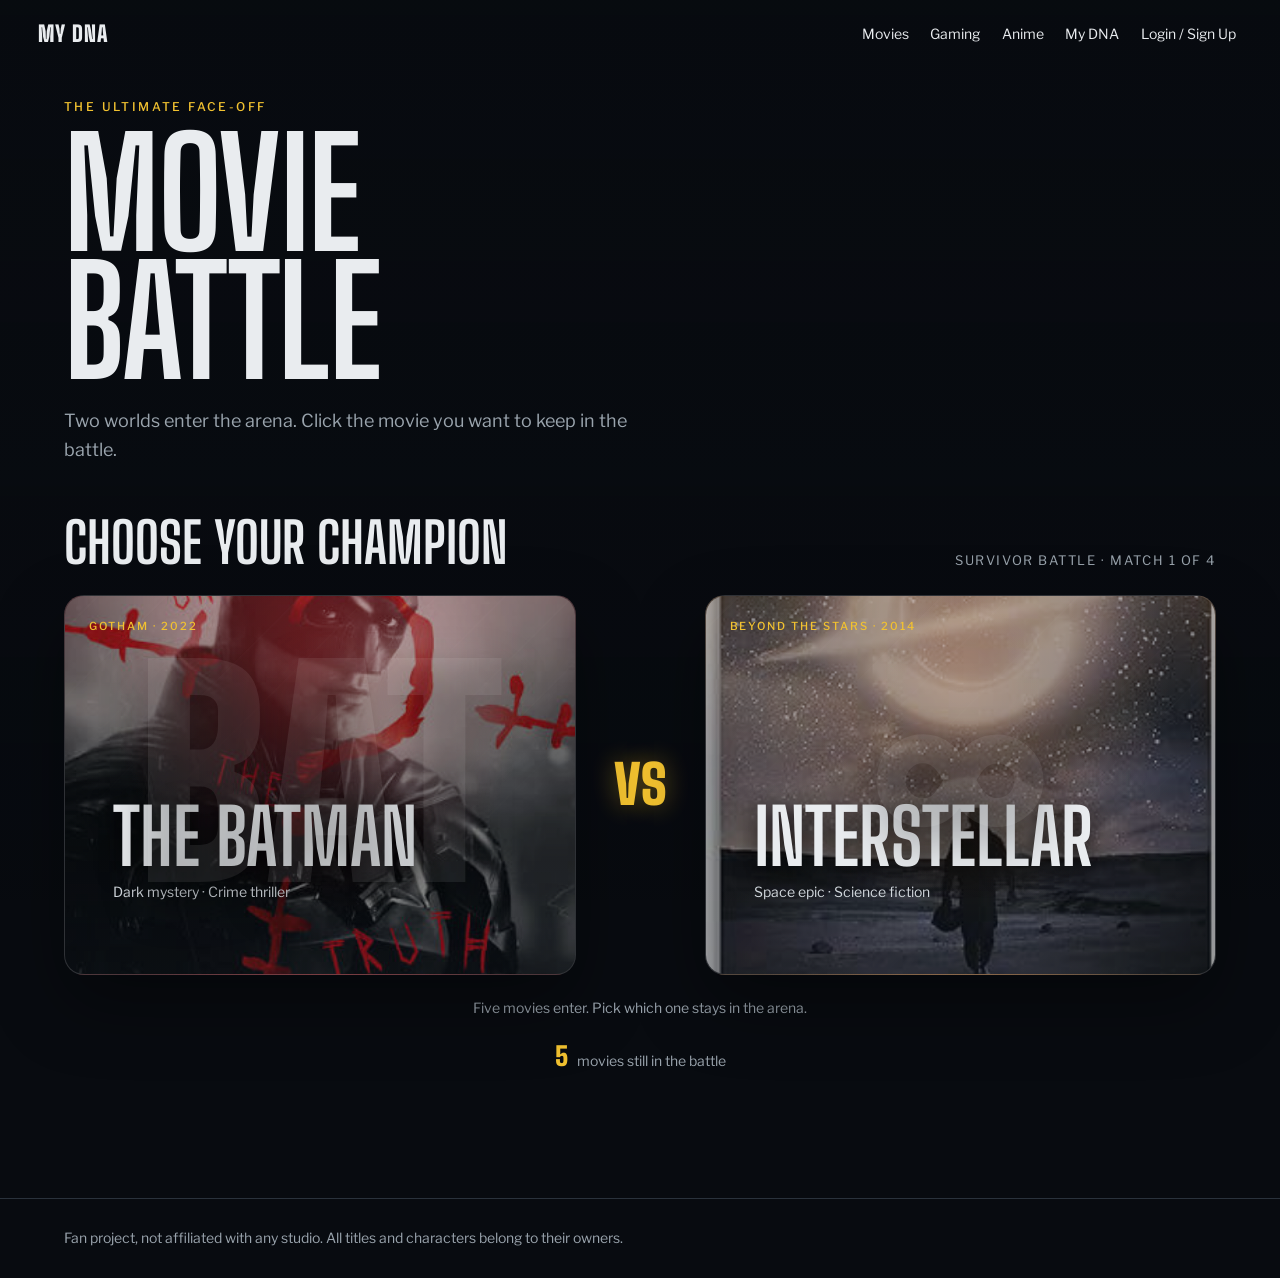
<file: movie/My DNA.html>
﻿<!DOCTYPE html>
<html lang="en">
<head>
<meta charset="utf-8">
<meta name="viewport" content="width=device-width, initial-scale=1, viewport-fit=cover">
<meta name="theme-color" content="#080b10">
<title>Movie Battle</title>
<link rel="stylesheet" href="https://fonts.googleapis.com/css2?family=Big+Shoulders+Display:wght@700;900&family=Libre+Franklin:wght@400;500&display=swap">
<style>
:root{--bg:#080b10;--ink:#e9ecef;--mute:#9aa4ad;--sig:#f2c230;--line:#2a323c;box-sizing:border-box;padding-top:env(safe-area-inset-top,0px);padding-bottom:env(safe-area-inset-bottom,0px)}
*{box-sizing:border-box}
html{scroll-padding-top:env(safe-area-inset-top,0px);scroll-behavior:smooth}
body{margin:0;min-height:100vh;background:var(--bg);color:var(--ink);font:400 17px/1.6 "Libre Franklin",system-ui,sans-serif}
#bg{position:fixed;inset:0;width:100%;height:100%;object-fit:cover;z-index:-2}
.veil{position:fixed;inset:0;z-index:-1;background:linear-gradient(180deg,rgba(8,11,16,.63),rgba(8,11,16,.83) 58%,rgba(8,11,16,.97))}
header{display:flex;justify-content:space-between;align-items:center;flex-wrap:wrap;gap:10px;padding:20px clamp(20px,5vw,64px)}
header b{font:900 22px "Big Shoulders Display",sans-serif;letter-spacing:.04em}
nav{display:flex;flex-wrap:wrap;gap:6px 22px}
nav a{color:var(--ink);text-decoration:none;font-size:15px}
nav a:hover,nav a:focus-visible{color:var(--sig);outline:none}
.hero{min-height:39vh;display:flex;flex-direction:column;justify-content:center;padding:30px clamp(20px,5vw,64px)}
.eyebrow{color:var(--sig);font-size:12px;font-weight:500;letter-spacing:.2em;text-transform:uppercase}
h1,h2,h3{font-family:"Big Shoulders Display",Impact,sans-serif;text-transform:uppercase}
.hero h1{font-size:clamp(64px,13vw,150px);line-height:.85;margin:14px 0 8px;letter-spacing:-.01em}
.hero p{max-width:48ch;color:var(--mute);font-size:18px;margin:14px 0 0}
main{padding:20px clamp(20px,5vw,64px) 80px;max-width:1600px;margin:auto}
.title-row{display:flex;justify-content:space-between;align-items:end;gap:20px;margin-bottom:24px}
h2{font-size:clamp(34px,5vw,56px);line-height:1;margin:0}
.round{color:var(--mute);font-size:13px;letter-spacing:.12em;text-transform:uppercase}
.arena{display:grid;grid-template-columns:minmax(0,1fr) auto minmax(0,1fr);gap:clamp(12px,3vw,38px);align-items:stretch}
.fighter{--accent:#ad242b;position:relative;isolation:isolate;min-height:380px;overflow:hidden;display:flex;flex-direction:column;justify-content:flex-end;padding:clamp(22px,4vw,48px);border:1px solid rgba(255,255,255,.16);border-radius:20px;background:linear-gradient(180deg,color-mix(in srgb,var(--accent) 22%,transparent),rgba(8,11,16,.26) 45%,rgba(8,11,16,.96)),radial-gradient(ellipse at 50% 22%,color-mix(in srgb,var(--accent) 60%,transparent),transparent 58%);box-shadow:0 28px 70px rgba(0,0,0,.38);transition:border-color .3s,transform .3s,box-shadow .3s;cursor:pointer}
.fighter:focus-visible{outline:2px solid #fff;outline-offset:4px}
.fighter:hover{transform:translateY(-3px)}
.fighter::before{content:"";position:absolute;inset:0;z-index:-1;opacity:.52;background:repeating-linear-gradient(135deg,transparent 0 22px,rgba(255,255,255,.035) 23px 24px,transparent 25px 48px);mask-image:linear-gradient(180deg,#000,transparent 88%)}
.fighter-art{position:absolute;inset:0;z-index:-1;width:100%;height:100%;object-fit:cover;opacity:.58;mix-blend-mode:screen;pointer-events:none}
.fighter[data-side="right"]{--accent:#1769a1}
.fighter.survivor{border-color:var(--sig);box-shadow:0 0 0 1px var(--sig),0 25px 70px color-mix(in srgb,var(--accent) 30%,transparent)}
.fighter h3{font-size:clamp(38px,6vw,78px);line-height:.9;margin:0;text-shadow:0 4px 24px #000}
.fighter .details{color:#d2d8dd;font-size:14px;margin:10px 0 22px}
.fighter .tag{position:absolute;top:22px;left:24px;color:var(--sig);font-size:11px;font-weight:500;letter-spacing:.18em;text-transform:uppercase}
.fighter .mark{position:absolute;top:10%;left:50%;transform:translateX(-50%);font:900 clamp(140px,22vw,280px)/1 "Big Shoulders Display",sans-serif;color:rgba(255,255,255,.08);text-shadow:0 18px 45px rgba(0,0,0,.35);pointer-events:none}
.reset:focus-visible{outline:2px solid #fff;outline-offset:4px}
.fighter.champion{border-color:var(--sig);box-shadow:0 0 0 2px var(--sig),0 25px 70px color-mix(in srgb,var(--accent) 36%,transparent);cursor:default}
.versus{align-self:center;color:var(--sig);font:900 clamp(28px,5vw,54px)/1 "Big Shoulders Display",sans-serif;text-shadow:0 0 26px rgba(242,194,48,.42)}
.result{min-height:32px;text-align:center;color:var(--mute);font-size:14px;margin:22px 0 0}
.reset{cursor:pointer;border:0;border-bottom:1px solid var(--mute);padding:0;background:transparent;color:var(--mute);font:inherit;font-size:13px;margin-left:8px}
.reset:hover{color:var(--sig);border-color:var(--sig)}
.survivors{text-align:center;color:var(--mute);font-size:14px}
.survivors strong{color:var(--sig);font:900 26px/1 "Big Shoulders Display",sans-serif;padding-right:6px}
.round-controls{display:flex;justify-content:center;min-height:32px;margin-top:14px}
.round-controls .reset{font-size:14px}
.round-controls [hidden]{display:none}
.taste{max-width:760px;margin:34px auto 0;padding:clamp(22px,4vw,40px);border:1px solid rgba(255,255,255,.14);border-radius:20px;background:linear-gradient(145deg,rgba(14,18,26,.88),rgba(8,11,16,.8));}
.taste[hidden]{display:none}
.taste h2{margin-bottom:14px}
.taste p{color:#d2d8dd;margin:10px 0}
.taste .caveat{color:var(--mute);font-size:13px;margin-top:20px}
.arena.final{grid-template-columns:minmax(0,1fr) minmax(0,1fr)}
.arena.final .fighter{min-height:440px}
.arena.final .fighter .mark{font-size:clamp(170px,30vw,360px)}
.arena.final .versus,.arena.final .fighter:not(.champion){display:none}
.arena.final .fighter.champion{cursor:default}
footer{padding:28px clamp(20px,5vw,64px);border-top:1px solid var(--line);color:var(--mute);font-size:14px}
@media(max-width:700px){.hero{min-height:32vh}.arena{grid-template-columns:1fr;gap:14px}.fighter{min-height:300px}.versus{margin:-4px 0;text-align:center}.title-row{align-items:flex-start;flex-direction:column}.taste{margin-top:24px}}
@media(prefers-reduced-motion:reduce){html{scroll-behavior:auto}*,*::before,*::after{animation:none!important;transition:none!important}}
header{display:flex!important;flex-wrap:nowrap!important;justify-content:space-between;align-items:center;gap:16px;min-width:0}header>b{flex:0 0 auto;white-space:nowrap;font-size:22px!important}nav{display:flex!important;flex:0 1 auto;flex-wrap:nowrap!important;justify-content:flex-end;align-items:center;gap:8px!important;width:auto!important;min-width:0;overflow-x:auto;scrollbar-width:none}nav::-webkit-scrollbar{display:none}nav a{flex:0 0 auto!important;min-width:0!important;margin:0!important;padding:4px 6px!important;text-align:center!important;font-size:14px!important;line-height:1.4!important;white-space:nowrap!important}@media(max-width:760px){header{flex-direction:row!important;align-items:center!important}}</style>
<link rel="stylesheet" href="navbar.css">
</head>
<body>
<video id="bg" autoplay muted loop playsinline aria-hidden="true">
  <source src="images/ANDRESSAN956_ssspin.io_1791721632.mp4" type="video/mp4">
</video>
<div class="veil"></div>
<header>
  <b>MY DNA</b>
  <nav aria-label="Main navigation">
    <a href="Movies (1).html">Movies</a>
    <a href="Gaming.html">Gaming</a>
    <a href="Anime.html">Anime</a>
    <a href="My DNA.html" aria-current="page">My DNA</a>
    <a href="Login.html">Login / Sign Up</a>
  </nav>
</header>
<section class="hero" id="dna">
  <span class="eyebrow">The ultimate face-off</span>
  <h1>Movie<br>Battle</h1>
  <p>Two worlds enter the arena. Click the movie you want to keep in the battle.</p>
</section>
<main>
  <div class="title-row">
    <h2>Choose your champion</h2>
    <span class="round" id="round">Survivor battle · Match 1 of 4</span>
  </div>
  <section class="arena" aria-label="Movie matchup">
    <article class="fighter" data-side="left" role="button" tabindex="0" aria-pressed="false" aria-label="Choose movie">
      <span class="tag"></span>
      <span class="mark" aria-hidden="true"></span>
      <h3></h3>
      <p class="details"></p>
    </article>
    <div class="versus" aria-hidden="true">VS</div>
    <article class="fighter" data-side="right" role="button" tabindex="0" aria-pressed="false" aria-label="Choose movie">
      <span class="tag"></span>
      <span class="mark" aria-hidden="true"></span>
      <h3></h3>
      <p class="details"></p>
    </article>
  </section>
  <p class="result" id="result" aria-live="polite">Five movies enter. Pick which one stays in the arena.</p>
  <p class="survivors" id="survivors"><strong>5</strong> movies still in the battle</p>
  <section class="taste" id="taste" aria-labelledby="taste-title" aria-live="polite" hidden>
    <h2 id="taste-title">Your movie DNA</h2>
    <p id="taste-summary"></p>
    <p id="taste-personality"></p>
    <p class="caveat">Just for fun: this is a playful reading of your movie picks, not a psychological assessment.</p>
  </section>
  <div class="round-controls">
    <button class="reset" id="play-again" type="button" hidden>Play again</button>
  </div>
</main>
<footer>Fan project, not affiliated with any studio. All titles and characters belong to their owners.</footer>
<script>
const arena = document.querySelector(".arena");
const fighters = Array.from(document.querySelectorAll(".fighter"));
const result = document.getElementById("result");
const roundLabel = document.getElementById("round");
const survivorsLabel = document.getElementById("survivors");
const playAgainButton = document.getElementById("play-again");
const tastePanel = document.getElementById("taste");
const tasteSummary = document.getElementById("taste-summary");
const tastePersonality = document.getElementById("taste-personality");
const movies = [
  { title: "The Batman", mark: "BAT", setting: "Gotham", year: "2022", details: "Dark mystery · Crime thriller", color: "#ad242b", image: "b1.jpg", tastes: ["mystery", "intensity"] },
  { title: "Interstellar", mark: "∞", setting: "Beyond the stars", year: "2014", details: "Space epic · Science fiction", color: "#d1833b", image: "Intersteller.jpg", tastes: ["wonder", "big ideas"] },
  { title: "Spider-Man: Brand New Day", mark: "SPIDEY", setting: "New York", year: "2026", details: "Superhero · Action", color: "#c62e38", image: "spiderman brand new day.jpg", tastes: ["action", "heart"] },
  { title: "The Odyssey", mark: "ODYSSEY", setting: "Across the seas", year: "2026", details: "Mythic epic · Adventure", color: "#328199", image: "the odessy.jpg", tastes: ["adventure", "myth"] },
  { title: "Man of Steel", mark: "S", setting: "Metropolis", year: "2013", details: "Superhero epic · Sci-fi action", color: "#1769a1", image: "Man of Steel.jpg", tastes: ["heroism", "wonder"] },
];
const tasteDescriptions = {
  mystery: "enjoy piecing clues together and looking beneath the surface",
  intensity: "appreciate bold moods and serious, high-stakes stories",
  wonder: "enjoy exploring big ideas and imaginative possibilities",
  "big ideas": "enjoy stories that leave you thinking beyond the credits",
  action: "enjoy high-energy stories and decisive characters",
  heart: "value warmth, connection, and emotional storytelling",
  adventure: "enjoy exploring the unknown and discovering new worlds",
  myth: "enjoy legendary stories and timeless themes",
  heroism: "admire courage, hope, and characters who rise to a challenge",
};
let sides = [0, 1];
let nextMovieIndex = 2;
let survivorSide = null;
const chosenMovies = [];

function renderFighter(fighter, movie) {
  fighter.dataset.movie = movie.title;
  fighter.dataset.mark = movie.mark;
  fighter.style.setProperty("--accent", movie.color);
  let artwork = fighter.querySelector(".fighter-art");
  if (!artwork) {
    artwork = document.createElement("img");
    artwork.className = "fighter-art";
    artwork.alt = "";
    artwork.setAttribute("aria-hidden", "true");
    fighter.prepend(artwork);
  }
  artwork.src = `images/${movie.image}`;
  fighter.querySelector(".tag").textContent = `${movie.setting} · ${movie.year}`;
  fighter.querySelector(".mark").textContent = movie.mark;
  fighter.querySelector("h3").textContent = movie.title;
  fighter.querySelector(".details").textContent = movie.details;
  fighter.setAttribute("aria-label", `Choose ${movie.title}, ${movie.details}`);
  fighter.setAttribute("aria-pressed", "false");
}

function renderMatch() {
  fighters.forEach((fighter, index) => {
    renderFighter(fighter, movies[sides[index]]);
    fighter.classList.remove("survivor", "champion");
  });
  if (survivorSide !== null) {
    fighters[survivorSide].classList.add("survivor");
    fighters[survivorSide].setAttribute("aria-pressed", "true");
  }
  roundLabel.textContent = `Survivor battle · Match ${nextMovieIndex - 1} of ${movies.length - 1}`;
}

function finishBattle() {
  const winner = movies[sides[survivorSide]];
  const winnerCard = fighters[survivorSide];
  winnerCard.classList.add("champion");
  winnerCard.setAttribute("aria-pressed", "true");
  arena.classList.add("final");
  roundLabel.textContent = "Battle complete · Last movie standing";
  result.textContent = `${winner.title} survives all challengers and wins!`;
  survivorsLabel.innerHTML = `<strong>1</strong> champion remains`;
  tasteSummary.textContent = `Your picks: ${chosenMovies.map((movie) => movie.title).join(" → ")}. Your final choice is ${winner.title}.`;
  const profile = winner.tastes.map((taste) => tasteDescriptions[taste]).filter(Boolean).join(" and ");
  tastePersonality.textContent = profile
    ? `Based on these movie choices, you seem to ${profile}.`
    : "Based on these movie choices, you seem to enjoy a mix of different kinds of stories.";
  tastePanel.hidden = false;
  playAgainButton.hidden = false;
}

function chooseMovie(fighter) {
  if (arena.classList.contains("final")) return;
  const winnerSide = fighters.indexOf(fighter);
  chosenMovies.push(movies[sides[winnerSide]]);
  survivorSide = winnerSide;
  fighter.setAttribute("aria-pressed", "true");

  if (nextMovieIndex === movies.length) {
      finishBattle();
      return;
  }

  const loserSide = 1 - winnerSide;
  const eliminatedMovie = movies[sides[loserSide]];
  const challenger = movies[nextMovieIndex];
  sides[loserSide] = nextMovieIndex;
  nextMovieIndex += 1;
  renderMatch();
  const remaining = movies.length - nextMovieIndex + 2;
  survivorsLabel.innerHTML = `<strong>${remaining}</strong> ${remaining === 1 ? "movie" : "movies"} still in the battle`;
  result.textContent = `${eliminatedMovie.title} is out. ${movies[sides[survivorSide]].title} stays on the ${survivorSide === 0 ? "left" : "right"}; ${challenger.title} takes the other side.`;
  fighters[loserSide].focus();
}

fighters.forEach((fighter) => {
  fighter.addEventListener("click", () => chooseMovie(fighter));
  fighter.addEventListener("keydown", (event) => {
    if (event.key === "Enter" || event.key === " ") {
      event.preventDefault();
      chooseMovie(fighter);
    }
  });
});

playAgainButton.addEventListener("click", () => {
  sides = [0, 1];
  nextMovieIndex = 2;
  survivorSide = null;
  chosenMovies.length = 0;
  arena.classList.remove("final");
  renderMatch();
  survivorsLabel.innerHTML = `<strong>${movies.length}</strong> movies still in the battle`;
  tastePanel.hidden = true;
  playAgainButton.hidden = true;
  fighters[0].focus();
});

renderMatch();
</script>
<script src="account-nav.js"></script></body>
</html>
</file>
<file: movie/images.css>
.poster{position:relative;aspect-ratio:2/3;overflow:hidden;border-radius:14px}
.poster img{display:block;width:100%;height:100%;object-fit:cover;border-radius:14px;transform:rotate(-2.5deg);box-shadow:0 30px 80px -10px color-mix(in srgb,var(--a) 45%,transparent),0 0 0 1px rgba(255,255,255,.15);transition:transform .5s}
.slide.on:hover .poster img{transform:rotate(0) scale(1.02)}
.art img{position:absolute;inset:0;width:100%;height:100%;object-fit:cover}
.art.has-image>span{opacity:0}
</file>
<file: movie/navbar.css>
header{
  position:sticky!important;
  top:0;
  z-index:10;
  display:flex!important;
  flex-direction:row!important;
  flex-wrap:nowrap!important;
  justify-content:space-between!important;
  align-items:center!important;
  gap:clamp(4px,1.5vw,16px)!important;
  min-width:0;
  padding:clamp(8px,2vw,20px) clamp(8px,3vw,64px)!important;
}
header>b{
  flex:0 0 auto!important;
  white-space:nowrap!important;
  font-size:clamp(11px,2.9vw,22px)!important;
}
header nav{
  display:flex!important;
  flex:0 1 auto!important;
  flex-wrap:nowrap!important;
  justify-content:flex-end!important;
  align-items:center!important;
  gap:clamp(2px,1vw,10px)!important;
  width:auto!important;
  min-width:0!important;
  overflow-x:auto;
  scrollbar-width:none;
}
header nav::-webkit-scrollbar{display:none}
header nav a{
  flex:0 0 auto!important;
  min-width:0!important;
  margin:0!important;
  padding:3px clamp(1px,.45vw,6px)!important;
  font-size:clamp(10px,2.8vw,14px)!important;
  line-height:1.4!important;
  white-space:nowrap!important;
}
</file>
